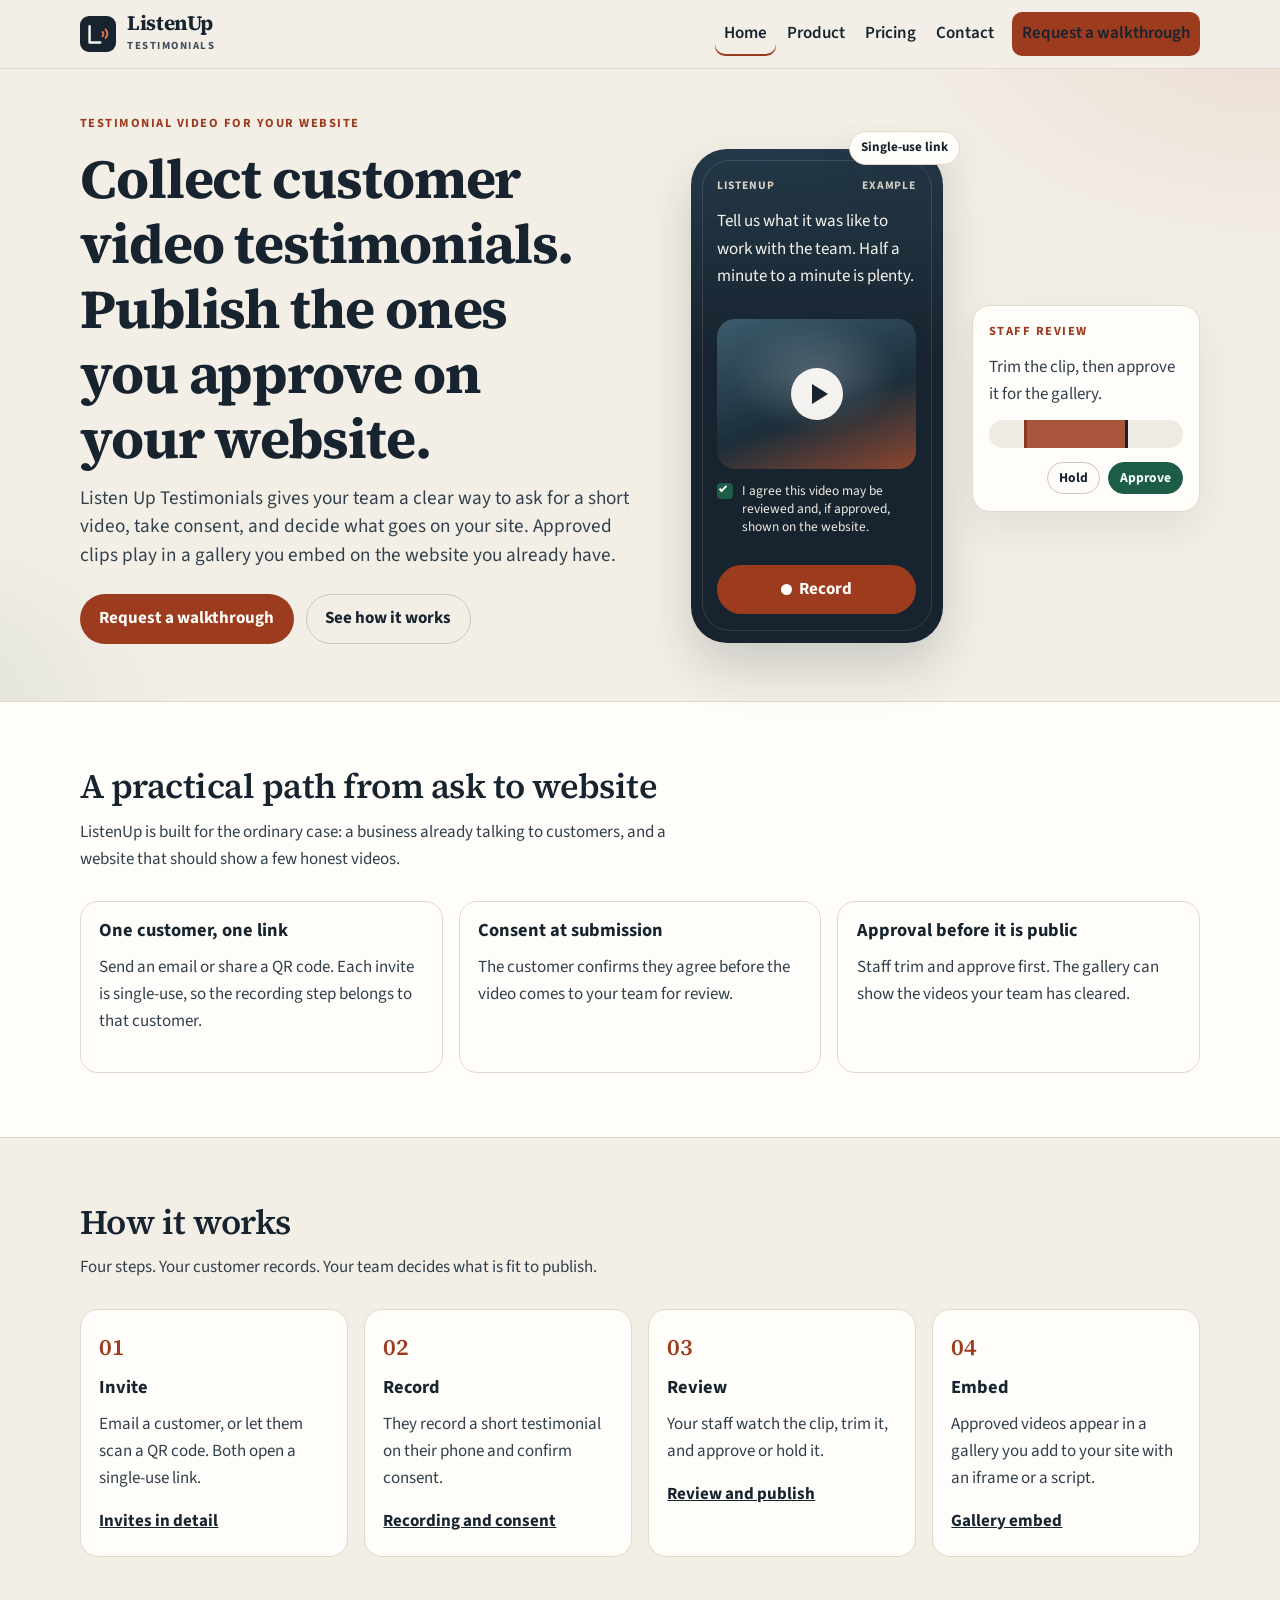
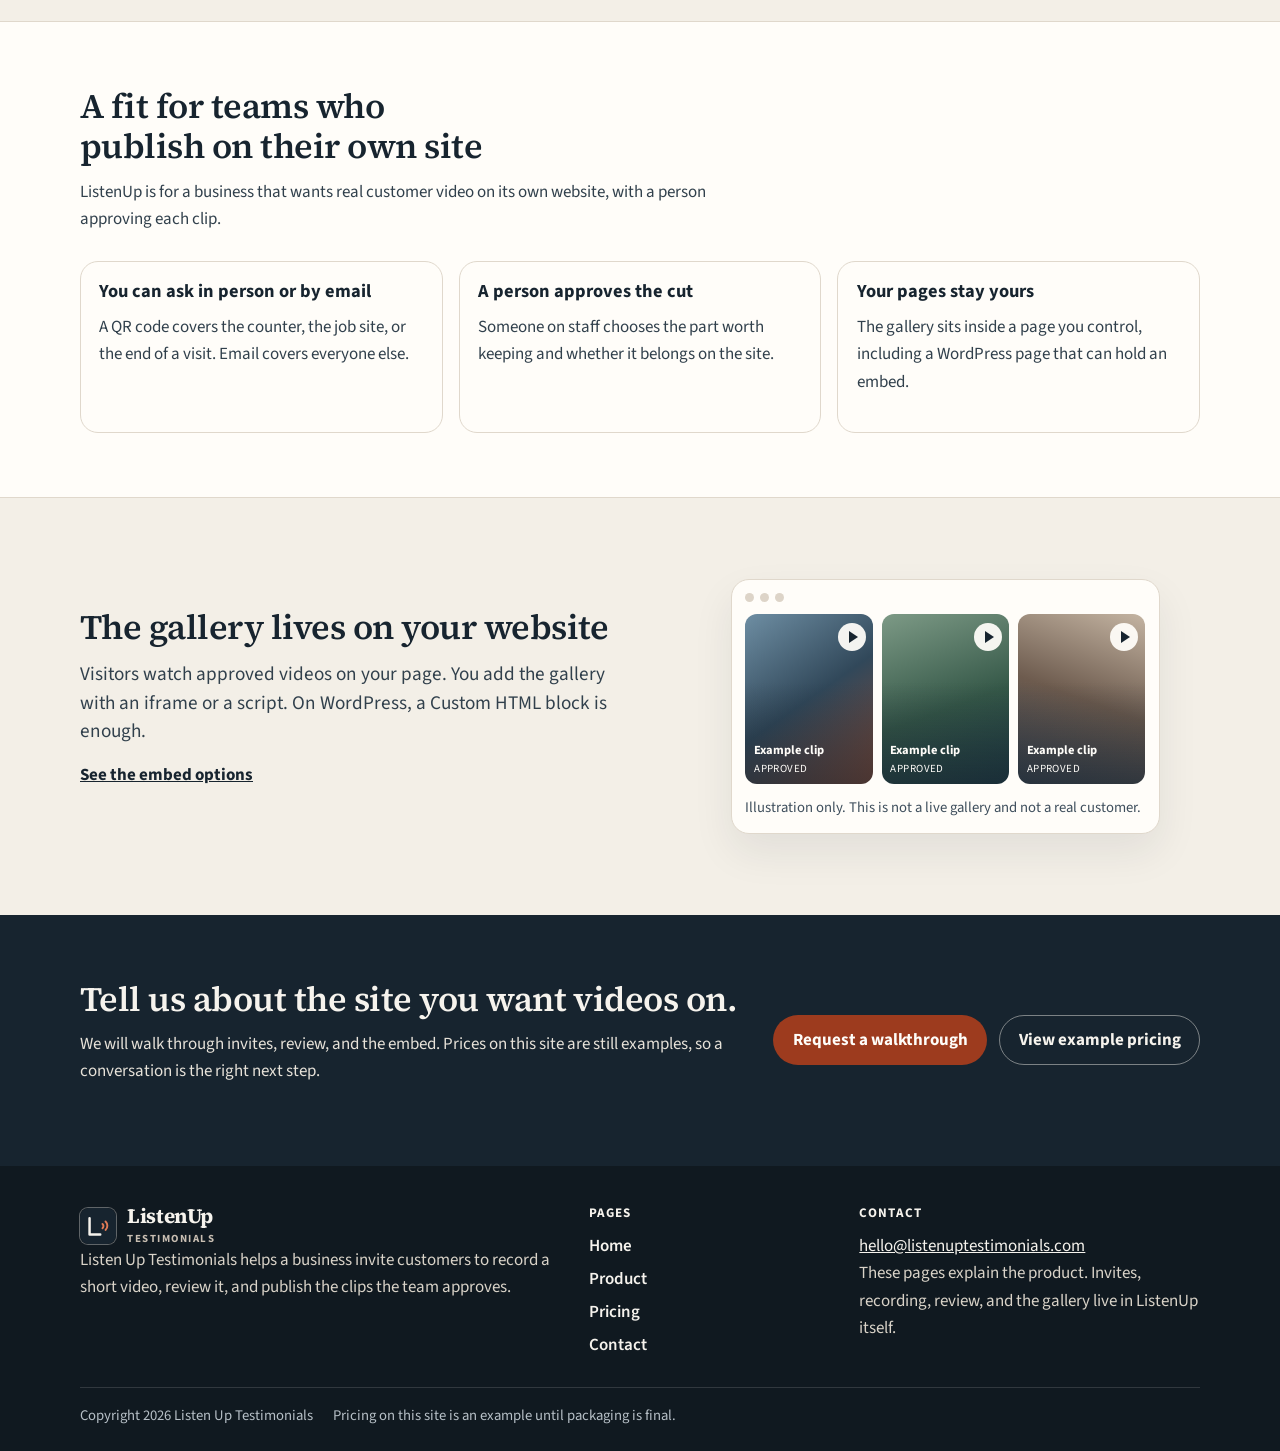
<file: index.html>
<!DOCTYPE html>
<html lang="en">
<head>
  <meta charset="utf-8">
  <meta name="viewport" content="width=device-width, initial-scale=1">
  <title>Listen Up Testimonials | Customer videos you approve</title>
  <meta name="description" content="Invite customers to record a short testimonial video with consent. Review and approve it, then show it in a gallery on your website.">
  <meta name="theme-color" content="#f3efe7">
  <link rel="icon" href="assets/mark.svg" type="image/svg+xml">
  <link rel="stylesheet" href="css/styles.css">
</head>
<body>
  <a class="skip" href="#main">Skip to content</a>
  <header class="site-header">
    <div class="wrap header-bar">
      <a class="brand" href="index.html">
        <img src="assets/mark.svg" alt="" width="36" height="36">
        <span class="brand-text">
          <span class="brand-name">ListenUp</span>
          <span class="brand-sub">Testimonials</span>
        </span>
      </a>
      <button class="nav-toggle" type="button" aria-expanded="false" aria-controls="site-nav">
        <span class="nav-toggle-bars" aria-hidden="true"><span></span><span></span><span></span></span>
        <span class="nav-toggle-label">Menu</span>
      </button>
      <nav id="site-nav" class="site-nav" aria-label="Primary">
        <a href="index.html" aria-current="page">Home</a>
        <a href="product.html">Product</a>
        <a href="pricing.html">Pricing</a>
        <a href="contact.html">Contact</a>
        <a class="button" href="contact.html">Request a walkthrough</a>
      </nav>
    </div>
  </header>

  <main id="main">
    <section class="hero">
      <div class="wrap hero-grid">
        <div>
          <p class="eyebrow">Testimonial video for your website</p>
          <h1>Collect customer video testimonials. Publish the ones you approve on your website.</h1>
          <p class="lead">Listen Up Testimonials gives your team a clear way to ask for a short video, take consent, and decide what goes on your site. Approved clips play in a gallery you embed on the website you already have.</p>
          <div class="actions">
            <a class="button" href="contact.html">Request a walkthrough</a>
            <a class="button button-ghost" href="#how-it-works">See how it works</a>
          </div>
        </div>
        <div class="stage" aria-hidden="true">
          <p class="chip">Single-use link</p>
          <div class="phone">
            <div class="phone-inner">
              <div class="phone-top">
                <span>ListenUp</span>
                <span>Example</span>
              </div>
              <p>Tell us what it was like to work with the team. Half a minute to a minute is plenty.</p>
              <div class="viewfinder"><span class="play"></span></div>
              <p class="consent-line"><span class="check"></span><span>I agree this video may be reviewed and, if approved, shown on the website.</span></p>
              <div class="record-pill"><i></i> Record</div>
            </div>
          </div>
          <div class="review-card">
            <p class="eyebrow">Staff review</p>
            <p>Trim the clip, then approve it for the gallery.</p>
            <div class="trim"><span></span></div>
            <div class="review-actions">
              <span class="mini">Hold</span>
              <span class="mini mini-solid">Approve</span>
            </div>
          </div>
        </div>
      </div>
    </section>

    <section class="band band-alt" aria-labelledby="value-heading">
      <div class="wrap">
        <div class="section-intro">
          <h2 id="value-heading">A practical path from ask to website</h2>
          <p>ListenUp is built for the ordinary case: a business already talking to customers, and a website that should show a few honest videos.</p>
        </div>
        <ul class="value-grid">
          <li class="value-card">
            <h3>One customer, one link</h3>
            <p>Send an email or share a QR code. Each invite is single-use, so the recording step belongs to that customer.</p>
          </li>
          <li class="value-card">
            <h3>Consent at submission</h3>
            <p>The customer confirms they agree before the video comes to your team for review.</p>
          </li>
          <li class="value-card">
            <h3>Approval before it is public</h3>
            <p>Staff trim and approve first. The gallery can show the videos your team has cleared.</p>
          </li>
        </ul>
      </div>
    </section>

    <section class="band" id="how-it-works" aria-labelledby="how-heading">
      <div class="wrap">
        <div class="section-intro">
          <h2 id="how-heading">How it works</h2>
          <p>Four steps. Your customer records. Your team decides what is fit to publish.</p>
        </div>
        <ol class="steps">
          <li class="step">
            <h3>Invite</h3>
            <p>Email a customer, or let them scan a QR code. Both open a single-use link.</p>
            <a class="text-link" href="product.html#invites">Invites in detail</a>
          </li>
          <li class="step">
            <h3>Record</h3>
            <p>They record a short testimonial on their phone and confirm consent.</p>
            <a class="text-link" href="product.html#recording">Recording and consent</a>
          </li>
          <li class="step">
            <h3>Review</h3>
            <p>Your staff watch the clip, trim it, and approve or hold it.</p>
            <a class="text-link" href="product.html#review">Review and publish</a>
          </li>
          <li class="step">
            <h3>Embed</h3>
            <p>Approved videos appear in a gallery you add to your site with an iframe or a script.</p>
            <a class="text-link" href="product.html#gallery">Gallery embed</a>
          </li>
        </ol>
      </div>
    </section>

    <section class="band band-alt" aria-labelledby="fit-heading">
      <div class="wrap">
        <div class="section-intro">
          <h2 id="fit-heading">A fit for teams who publish on their own site</h2>
          <p>ListenUp is for a business that wants real customer video on its own website, with a person approving each clip.</p>
        </div>
        <ul class="card-grid">
          <li class="value-card">
            <h3>You can ask in person or by email</h3>
            <p>A QR code covers the counter, the job site, or the end of a visit. Email covers everyone else.</p>
          </li>
          <li class="value-card">
            <h3>A person approves the cut</h3>
            <p>Someone on staff chooses the part worth keeping and whether it belongs on the site.</p>
          </li>
          <li class="value-card">
            <h3>Your pages stay yours</h3>
            <p>The gallery sits inside a page you control, including a WordPress page that can hold an embed.</p>
          </li>
        </ul>
      </div>
    </section>

    <section class="band" aria-labelledby="gallery-heading">
      <div class="wrap hero-grid">
        <div>
          <h2 id="gallery-heading">The gallery lives on your website</h2>
          <p class="lead">Visitors watch approved videos on your page. You add the gallery with an iframe or a script. On WordPress, a Custom HTML block is enough.</p>
          <p><a class="text-link" href="product.html#gallery">See the embed options</a></p>
        </div>
        <figure class="gallery-mock">
          <div class="browser-bar" aria-hidden="true"><span></span><span></span><span></span></div>
          <div class="tiles" aria-hidden="true">
            <div class="tile"><span class="play"></span><b>Example clip</b><small>Approved</small></div>
            <div class="tile"><span class="play"></span><b>Example clip</b><small>Approved</small></div>
            <div class="tile"><span class="play"></span><b>Example clip</b><small>Approved</small></div>
          </div>
          <figcaption class="caption">Illustration only. This is not a live gallery and not a real customer.</figcaption>
        </figure>
      </div>
    </section>

    <section class="band cta-band" aria-labelledby="cta-heading">
      <div class="wrap cta-inner">
        <div>
          <h2 id="cta-heading">Tell us about the site you want videos on.</h2>
          <p>We will walk through invites, review, and the embed. Prices on this site are still examples, so a conversation is the right next step.</p>
        </div>
        <div class="actions">
          <a class="button" href="contact.html">Request a walkthrough</a>
          <a class="button button-light" href="pricing.html">View example pricing</a>
        </div>
      </div>
    </section>
  </main>

  <footer class="site-footer">
    <div class="wrap footer-grid">
      <div>
        <a class="brand" href="index.html">
          <img src="assets/mark.svg" alt="" width="36" height="36">
          <span class="brand-text">
            <span class="brand-name">ListenUp</span>
            <span class="brand-sub">Testimonials</span>
          </span>
        </a>
        <p>Listen Up Testimonials helps a business invite customers to record a short video, review it, and publish the clips the team approves.</p>
      </div>
      <div>
        <h2>Pages</h2>
        <div class="footer-links">
          <a href="index.html">Home</a>
          <a href="product.html">Product</a>
          <a href="pricing.html">Pricing</a>
          <a href="contact.html">Contact</a>
        </div>
      </div>
      <div>
        <h2>Contact</h2>
        <address><a href="mailto:hello@listenuptestimonials.com">hello@listenuptestimonials.com</a></address>
        <p>These pages explain the product. Invites, recording, review, and the gallery live in ListenUp itself.</p>
      </div>
    </div>
    <div class="wrap footer-base">
      <p>Copyright 2026 Listen Up Testimonials</p>
      <p>Pricing on this site is an example until packaging is final.</p>
    </div>
  </footer>
  <script src="js/site.js" defer></script>
</body>
</html>
</file>
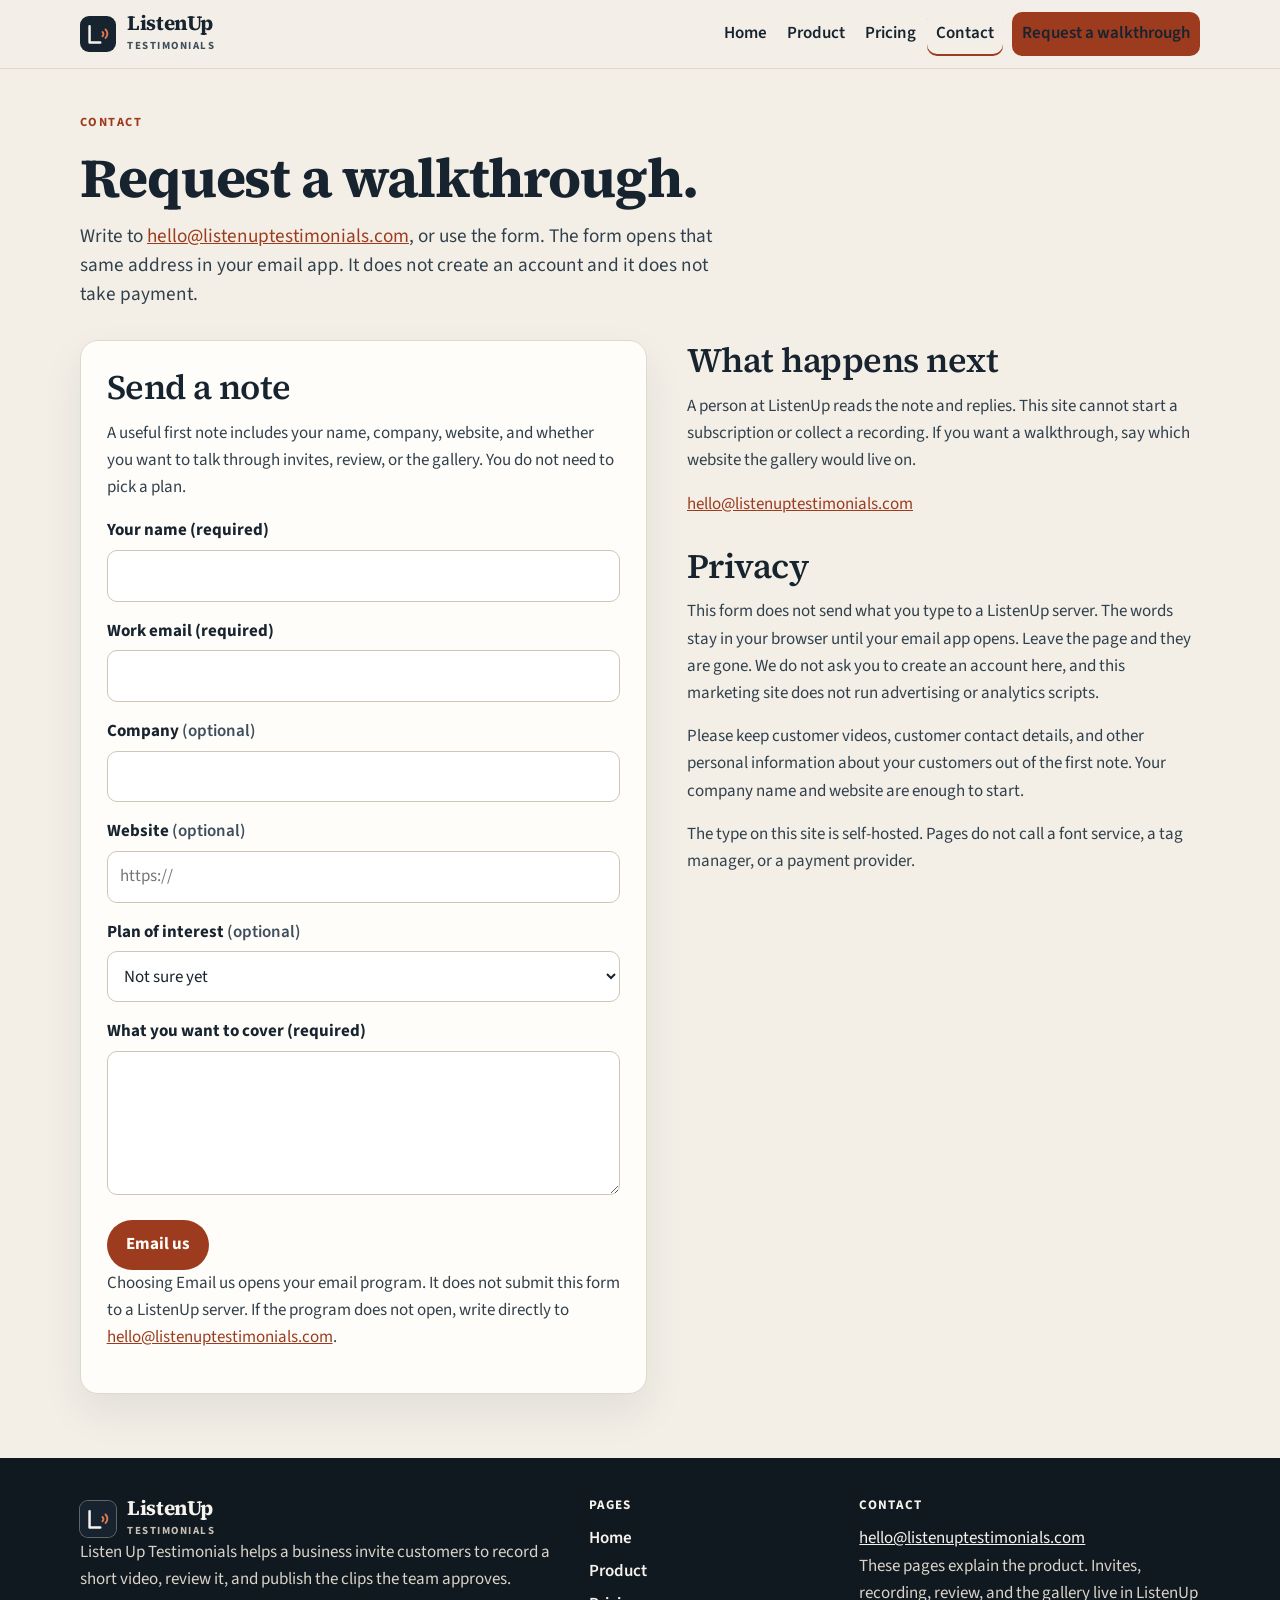
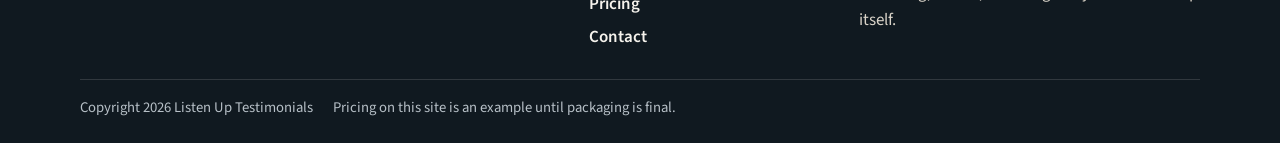
<file: contact.html>
<!DOCTYPE html>
<html lang="en">
<head>
  <meta charset="utf-8">
  <meta name="viewport" content="width=device-width, initial-scale=1">
  <title>Contact | Listen Up Testimonials</title>
  <meta name="description" content="Request a ListenUp walkthrough. The form opens your email app and does not store what you type.">
  <meta name="theme-color" content="#f3efe7">
  <link rel="icon" href="assets/mark.svg" type="image/svg+xml">
  <link rel="stylesheet" href="css/styles.css">
</head>
<body>
  <a class="skip" href="#main">Skip to content</a>
  <header class="site-header">
    <div class="wrap header-bar">
      <a class="brand" href="index.html">
        <img src="assets/mark.svg" alt="" width="36" height="36">
        <span class="brand-text">
          <span class="brand-name">ListenUp</span>
          <span class="brand-sub">Testimonials</span>
        </span>
      </a>
      <button class="nav-toggle" type="button" aria-expanded="false" aria-controls="site-nav">
        <span class="nav-toggle-bars" aria-hidden="true"><span></span><span></span><span></span></span>
        <span class="nav-toggle-label">Menu</span>
      </button>
      <nav id="site-nav" class="site-nav" aria-label="Primary">
        <a href="index.html">Home</a>
        <a href="product.html">Product</a>
        <a href="pricing.html">Pricing</a>
        <a href="contact.html" aria-current="page">Contact</a>
        <a class="button" href="contact.html">Request a walkthrough</a>
      </nav>
    </div>
  </header>

  <main id="main">
    <section class="page-intro">
      <div class="wrap">
        <p class="eyebrow">Contact</p>
        <h1>Request a walkthrough.</h1>
        <p class="lead">Write to <a href="mailto:hello@listenuptestimonials.com">hello@listenuptestimonials.com</a>, or use the form. The form opens that same address in your email app. It does not create an account and it does not take payment.</p>
      </div>
    </section>

    <div class="wrap contact-grid">
      <form
        id="contact-form"
        class="form-card"
        action="mailto:hello@listenuptestimonials.com"
        method="post"
        enctype="text/plain"
        aria-labelledby="contact-heading"
      >
        <h2 id="contact-heading">Send a note</h2>
        <p>A useful first note includes your name, company, website, and whether you want to talk through invites, review, or the gallery. You do not need to pick a plan.</p>
        <p id="plan-note" class="plan-note" hidden></p>

        <div class="field">
          <label for="name">Your name (required)</label>
          <input id="name" name="name" type="text" autocomplete="name" maxlength="80" required>
        </div>
        <div class="field">
          <label for="email">Work email (required)</label>
          <input id="email" name="email" type="email" autocomplete="email" maxlength="120" required>
        </div>
        <div class="field">
          <label for="company">Company <span class="optional">(optional)</span></label>
          <input id="company" name="company" type="text" autocomplete="organization" maxlength="120">
        </div>
        <div class="field">
          <label for="website">Website <span class="optional">(optional)</span></label>
          <input id="website" name="website" type="text" autocomplete="url" maxlength="200" placeholder="https://">
        </div>
        <div class="field">
          <label for="plan">Plan of interest <span class="optional">(optional)</span></label>
          <select id="plan" name="plan">
            <option>Not sure yet</option>
            <option>Starter</option>
            <option>Growth</option>
            <option>Business</option>
          </select>
        </div>
        <div class="field">
          <label for="message">What you want to cover (required)</label>
          <textarea id="message" name="message" maxlength="1500" required></textarea>
        </div>
        <button class="button" type="submit">Email us</button>
        <p class="form-help">Choosing Email us opens your email program. It does not submit this form to a ListenUp server. If the program does not open, write directly to <a href="mailto:hello@listenuptestimonials.com">hello@listenuptestimonials.com</a>.</p>
        <noscript>
          <p>Without JavaScript, your browser will try to open the same email address from this form. You can also write to hello@listenuptestimonials.com yourself.</p>
        </noscript>
        <p id="form-status" class="form-status" role="status" aria-live="polite"></p>
      </form>

      <aside>
        <div class="aside-block">
          <h2>What happens next</h2>
          <p>A person at ListenUp reads the note and replies. This site cannot start a subscription or collect a recording. If you want a walkthrough, say which website the gallery would live on.</p>
          <address>
            <a href="mailto:hello@listenuptestimonials.com">hello@listenuptestimonials.com</a>
          </address>
        </div>
        <div class="aside-block">
          <h2>Privacy</h2>
          <p>This form does not send what you type to a ListenUp server. The words stay in your browser until your email app opens. Leave the page and they are gone. We do not ask you to create an account here, and this marketing site does not run advertising or analytics scripts.</p>
          <p>Please keep customer videos, customer contact details, and other personal information about your customers out of the first note. Your company name and website are enough to start.</p>
          <p>The type on this site is self-hosted. Pages do not call a font service, a tag manager, or a payment provider.</p>
        </div>
      </aside>
    </div>
  </main>

  <footer class="site-footer">
    <div class="wrap footer-grid">
      <div>
        <a class="brand" href="index.html">
          <img src="assets/mark.svg" alt="" width="36" height="36">
          <span class="brand-text">
            <span class="brand-name">ListenUp</span>
            <span class="brand-sub">Testimonials</span>
          </span>
        </a>
        <p>Listen Up Testimonials helps a business invite customers to record a short video, review it, and publish the clips the team approves.</p>
      </div>
      <div>
        <h2>Pages</h2>
        <div class="footer-links">
          <a href="index.html">Home</a>
          <a href="product.html">Product</a>
          <a href="pricing.html">Pricing</a>
          <a href="contact.html">Contact</a>
        </div>
      </div>
      <div>
        <h2>Contact</h2>
        <address><a href="mailto:hello@listenuptestimonials.com">hello@listenuptestimonials.com</a></address>
        <p>These pages explain the product. Invites, recording, review, and the gallery live in ListenUp itself.</p>
      </div>
    </div>
    <div class="wrap footer-base">
      <p>Copyright 2026 Listen Up Testimonials</p>
      <p>Pricing on this site is an example until packaging is final.</p>
    </div>
  </footer>
  <script src="js/site.js" defer></script>
</body>
</html>
</file>
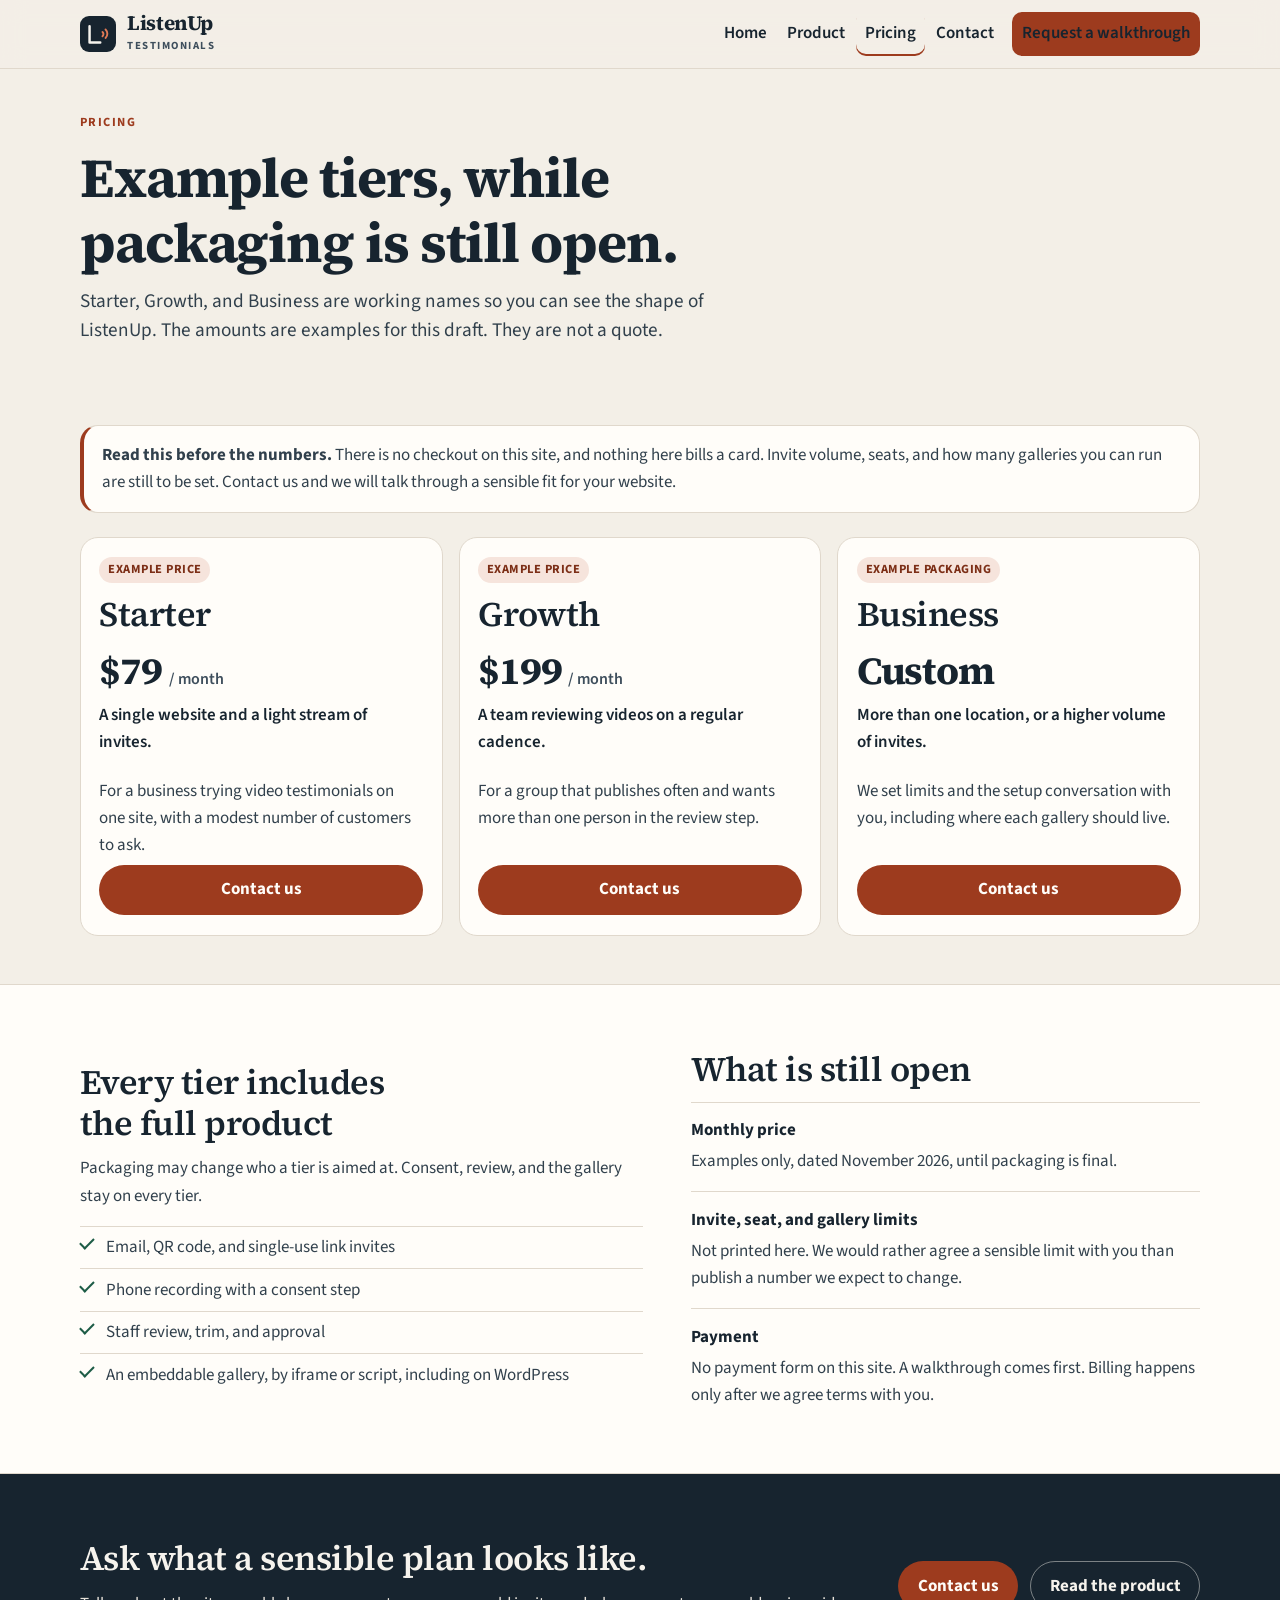
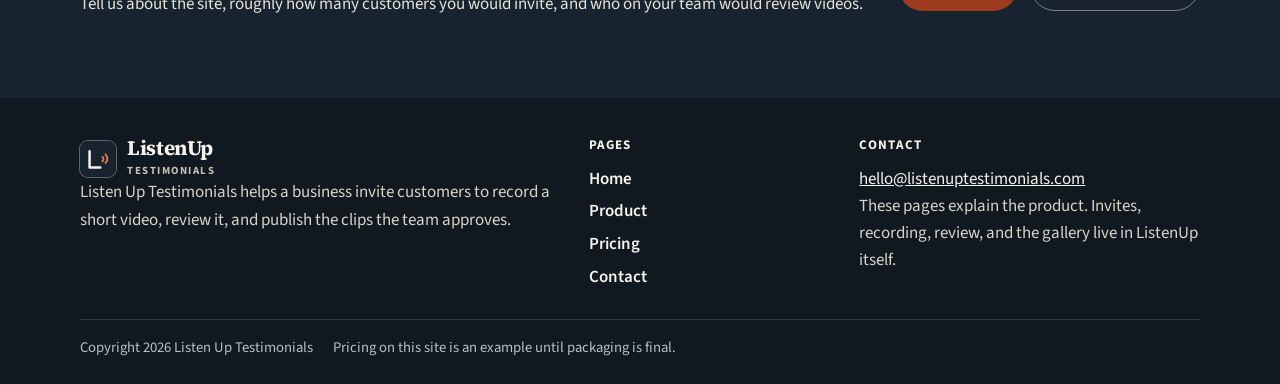
<file: pricing.html>
<!DOCTYPE html>
<html lang="en">
<head>
  <meta charset="utf-8">
  <meta name="viewport" content="width=device-width, initial-scale=1">
  <title>Pricing | Listen Up Testimonials</title>
  <meta name="description" content="Placeholder Starter, Growth, and Business tiers for ListenUp Testimonials. Contact us. Prices are not final and this site has no checkout.">
  <meta name="theme-color" content="#f3efe7">
  <link rel="icon" href="assets/mark.svg" type="image/svg+xml">
  <link rel="stylesheet" href="css/styles.css">
</head>
<body>
  <a class="skip" href="#main">Skip to content</a>
  <header class="site-header">
    <div class="wrap header-bar">
      <a class="brand" href="index.html">
        <img src="assets/mark.svg" alt="" width="36" height="36">
        <span class="brand-text">
          <span class="brand-name">ListenUp</span>
          <span class="brand-sub">Testimonials</span>
        </span>
      </a>
      <button class="nav-toggle" type="button" aria-expanded="false" aria-controls="site-nav">
        <span class="nav-toggle-bars" aria-hidden="true"><span></span><span></span><span></span></span>
        <span class="nav-toggle-label">Menu</span>
      </button>
      <nav id="site-nav" class="site-nav" aria-label="Primary">
        <a href="index.html">Home</a>
        <a href="product.html">Product</a>
        <a href="pricing.html" aria-current="page">Pricing</a>
        <a href="contact.html">Contact</a>
        <a class="button" href="contact.html">Request a walkthrough</a>
      </nav>
    </div>
  </header>

  <main id="main">
    <section class="page-intro">
      <div class="wrap">
        <p class="eyebrow">Pricing</p>
        <h1>Example tiers, while packaging is still open.</h1>
        <p class="lead">Starter, Growth, and Business are working names so you can see the shape of ListenUp. The amounts are examples for this draft. They are not a quote.</p>
      </div>
    </section>

    <section class="band-tight" aria-labelledby="tiers-heading">
      <div class="wrap">
        <div class="note">
          <p><strong>Read this before the numbers.</strong> There is no checkout on this site, and nothing here bills a card. Invite volume, seats, and how many galleries you can run are still to be set. Contact us and we will talk through a sensible fit for your website.</p>
        </div>
        <h2 id="tiers-heading" class="sr-only">Example tiers</h2>
        <div class="price-grid price-grid-spaced">
          <article class="price-card">
            <p class="flag">Example price</p>
            <h2>Starter</h2>
            <p class="price">$79 <span>/ month</span></p>
            <p class="suited">A single website and a light stream of invites.</p>
            <p>For a business trying video testimonials on one site, with a modest number of customers to ask.</p>
            <a class="button" href="contact.html?plan=starter">Contact us<span class="sr-only"> about Starter</span></a>
          </article>
          <article class="price-card">
            <p class="flag">Example price</p>
            <h2>Growth</h2>
            <p class="price">$199 <span>/ month</span></p>
            <p class="suited">A team reviewing videos on a regular cadence.</p>
            <p>For a group that publishes often and wants more than one person in the review step.</p>
            <a class="button" href="contact.html?plan=growth">Contact us<span class="sr-only"> about Growth</span></a>
          </article>
          <article class="price-card">
            <p class="flag">Example packaging</p>
            <h2>Business</h2>
            <p class="price">Custom</p>
            <p class="suited">More than one location, or a higher volume of invites.</p>
            <p>We set limits and the setup conversation with you, including where each gallery should live.</p>
            <a class="button" href="contact.html?plan=business">Contact us<span class="sr-only"> about Business</span></a>
          </article>
        </div>
      </div>
    </section>

    <section class="band band-alt" aria-labelledby="included-heading">
      <div class="wrap hero-grid">
        <div>
          <h2 id="included-heading">Every tier includes the full product</h2>
          <p>Packaging may change who a tier is aimed at. Consent, review, and the gallery stay on every tier.</p>
          <ul class="checklist">
            <li>Email, QR code, and single-use link invites</li>
            <li>Phone recording with a consent step</li>
            <li>Staff review, trim, and approval</li>
            <li>An embeddable gallery, by iframe or script, including on WordPress</li>
          </ul>
        </div>
        <div>
          <h2>What is still open</h2>
          <dl class="facts">
            <div>
              <dt>Monthly price</dt>
              <dd>Examples only, dated November 2026, until packaging is final.</dd>
            </div>
            <div>
              <dt>Invite, seat, and gallery limits</dt>
              <dd>Not printed here. We would rather agree a sensible limit with you than publish a number we expect to change.</dd>
            </div>
            <div>
              <dt>Payment</dt>
              <dd>No payment form on this site. A walkthrough comes first. Billing happens only after we agree terms with you.</dd>
            </div>
          </dl>
        </div>
      </div>
    </section>

    <section class="band cta-band" aria-labelledby="pricing-cta">
      <div class="wrap cta-inner">
        <div>
          <h2 id="pricing-cta">Ask what a sensible plan looks like.</h2>
          <p>Tell us about the site, roughly how many customers you would invite, and who on your team would review videos.</p>
        </div>
        <div class="actions">
          <a class="button" href="contact.html">Contact us</a>
          <a class="button button-light" href="product.html">Read the product</a>
        </div>
      </div>
    </section>
  </main>

  <footer class="site-footer">
    <div class="wrap footer-grid">
      <div>
        <a class="brand" href="index.html">
          <img src="assets/mark.svg" alt="" width="36" height="36">
          <span class="brand-text">
            <span class="brand-name">ListenUp</span>
            <span class="brand-sub">Testimonials</span>
          </span>
        </a>
        <p>Listen Up Testimonials helps a business invite customers to record a short video, review it, and publish the clips the team approves.</p>
      </div>
      <div>
        <h2>Pages</h2>
        <div class="footer-links">
          <a href="index.html">Home</a>
          <a href="product.html">Product</a>
          <a href="pricing.html">Pricing</a>
          <a href="contact.html">Contact</a>
        </div>
      </div>
      <div>
        <h2>Contact</h2>
        <address><a href="mailto:hello@listenuptestimonials.com">hello@listenuptestimonials.com</a></address>
        <p>These pages explain the product. Invites, recording, review, and the gallery live in ListenUp itself.</p>
      </div>
    </div>
    <div class="wrap footer-base">
      <p>Copyright 2026 Listen Up Testimonials</p>
      <p>Pricing on this site is an example until packaging is final.</p>
    </div>
  </footer>
  <script src="js/site.js" defer></script>
</body>
</html>
</file>
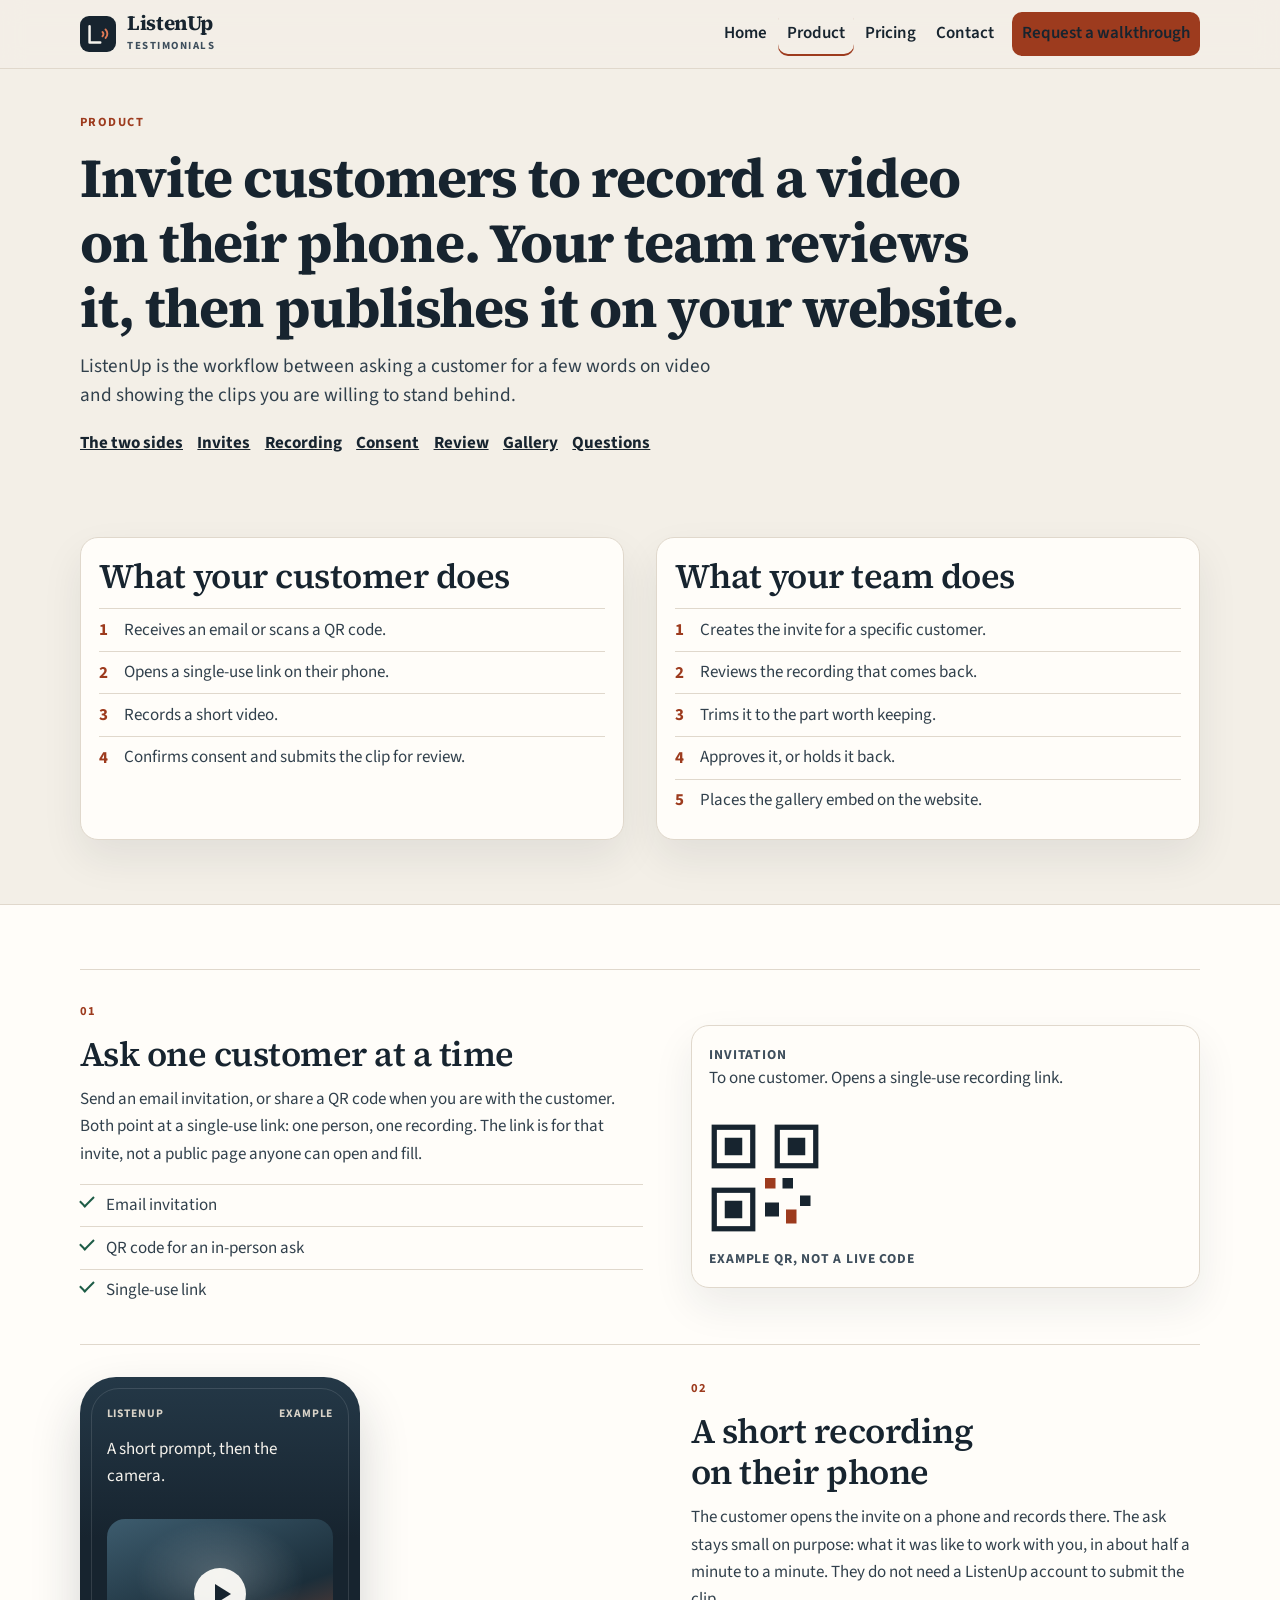
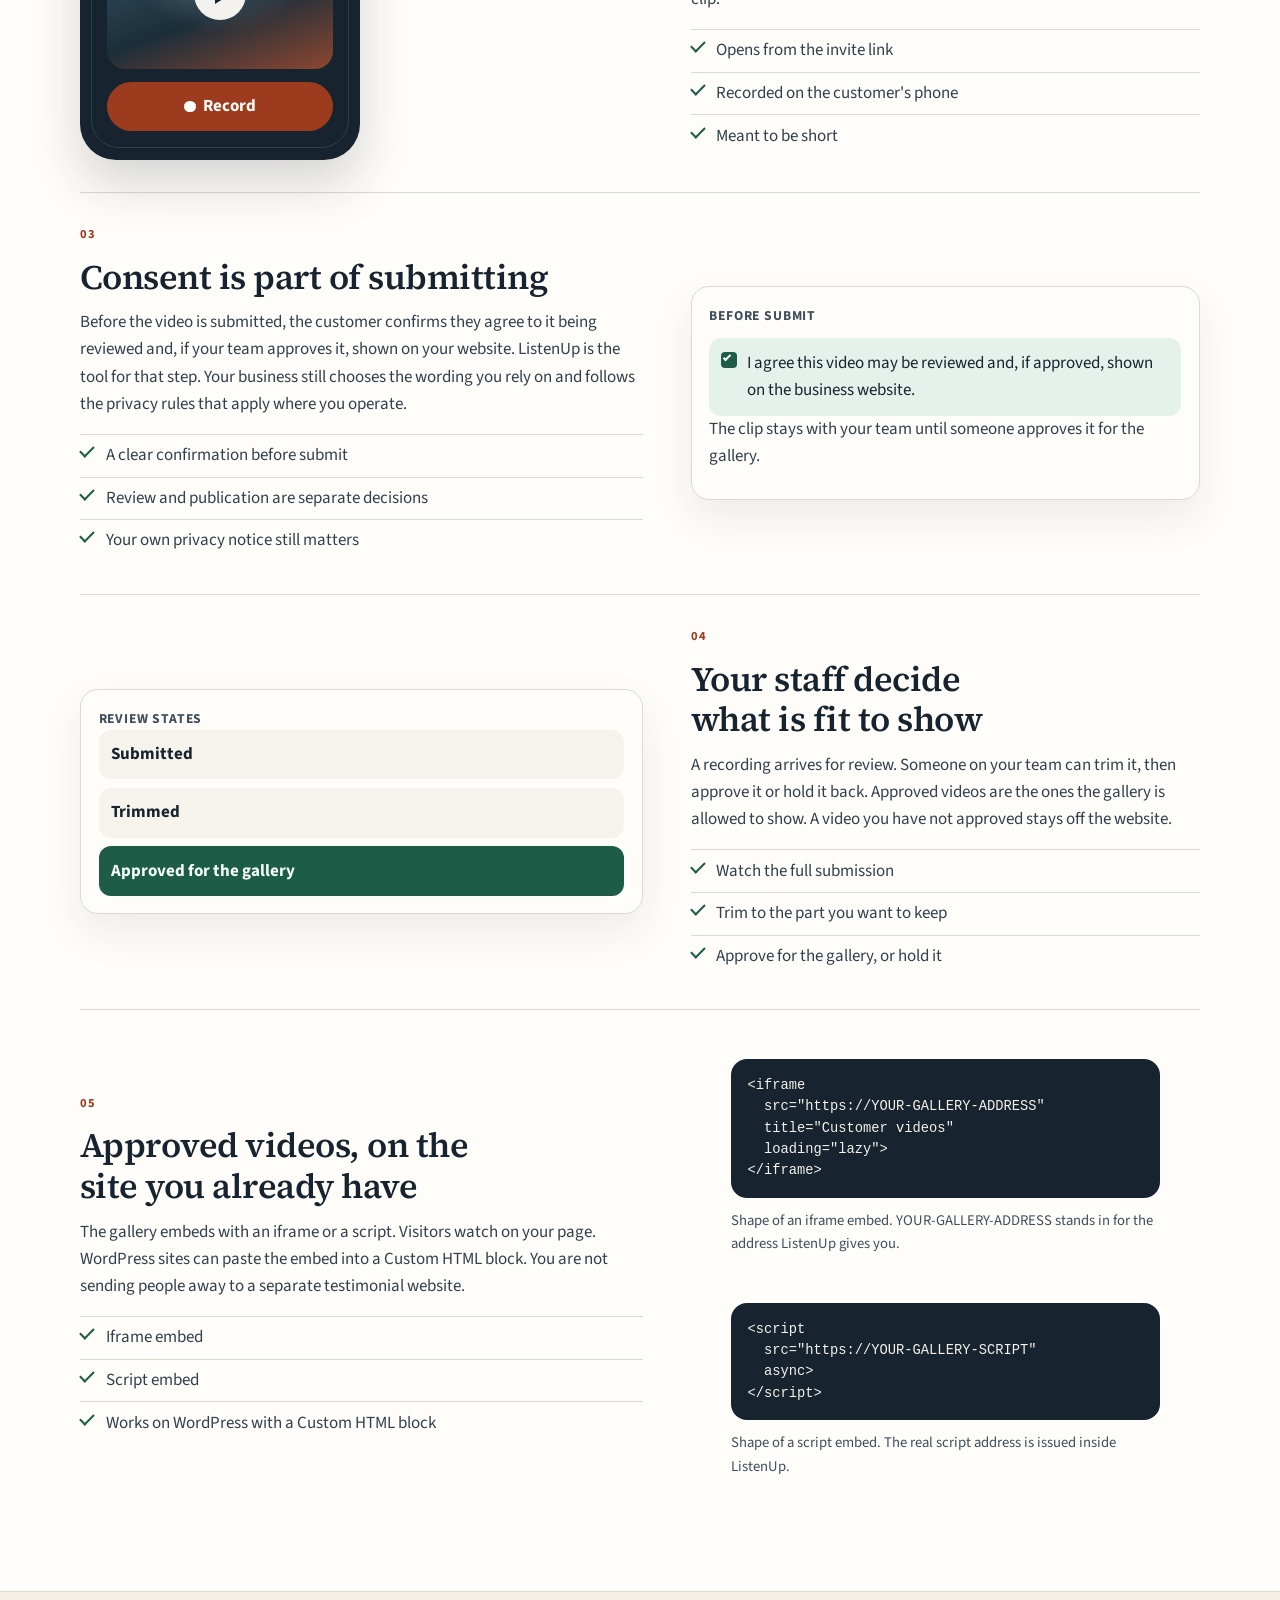
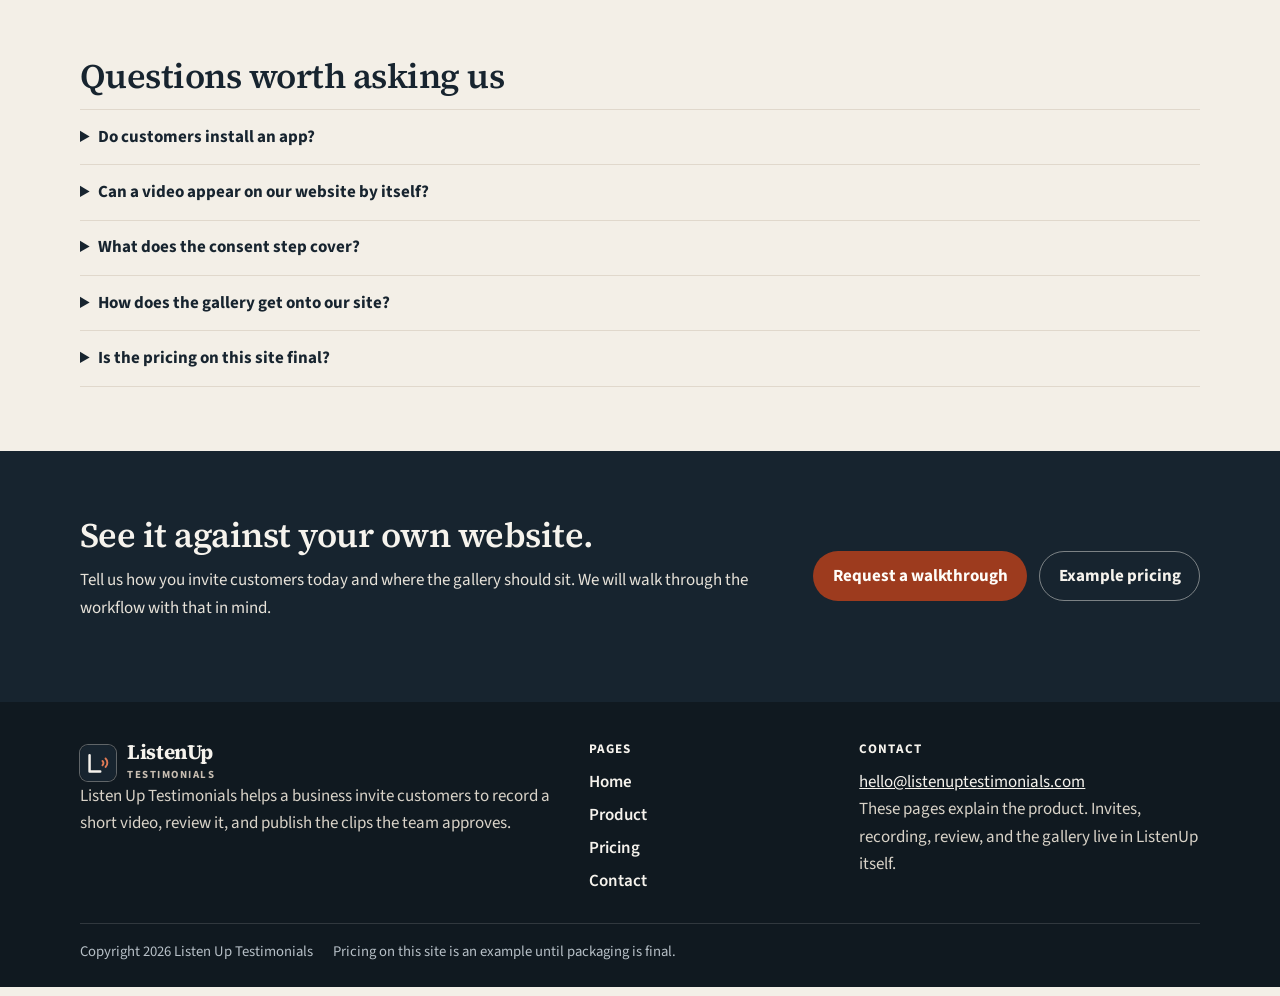
<file: product.html>
<!DOCTYPE html>
<html lang="en">
<head>
  <meta charset="utf-8">
  <meta name="viewport" content="width=device-width, initial-scale=1">
  <title>Product | Listen Up Testimonials</title>
  <meta name="description" content="How ListenUp handles invites, phone recording, consent, staff review, and an embeddable video gallery for your website.">
  <meta name="theme-color" content="#f3efe7">
  <link rel="icon" href="assets/mark.svg" type="image/svg+xml">
  <link rel="stylesheet" href="css/styles.css">
</head>
<body>
  <a class="skip" href="#main">Skip to content</a>
  <header class="site-header">
    <div class="wrap header-bar">
      <a class="brand" href="index.html">
        <img src="assets/mark.svg" alt="" width="36" height="36">
        <span class="brand-text">
          <span class="brand-name">ListenUp</span>
          <span class="brand-sub">Testimonials</span>
        </span>
      </a>
      <button class="nav-toggle" type="button" aria-expanded="false" aria-controls="site-nav">
        <span class="nav-toggle-bars" aria-hidden="true"><span></span><span></span><span></span></span>
        <span class="nav-toggle-label">Menu</span>
      </button>
      <nav id="site-nav" class="site-nav" aria-label="Primary">
        <a href="index.html">Home</a>
        <a href="product.html" aria-current="page">Product</a>
        <a href="pricing.html">Pricing</a>
        <a href="contact.html">Contact</a>
        <a class="button" href="contact.html">Request a walkthrough</a>
      </nav>
    </div>
  </header>

  <main id="main">
    <section class="page-intro">
      <div class="wrap">
        <p class="eyebrow">Product</p>
        <h1>Invite customers to record a video on their phone. Your team reviews it, then publishes it on your website.</h1>
        <p class="lead">ListenUp is the workflow between asking a customer for a few words on video and showing the clips you are willing to stand behind.</p>
        <nav class="on-page" aria-label="On this page">
          <a href="#paths">The two sides</a>
          <a href="#invites">Invites</a>
          <a href="#recording">Recording</a>
          <a href="#consent">Consent</a>
          <a href="#review">Review</a>
          <a href="#gallery">Gallery</a>
          <a href="#questions">Questions</a>
        </nav>
      </div>
    </section>

    <section class="band" id="paths" aria-labelledby="paths-heading">
      <div class="wrap">
        <h2 id="paths-heading" class="sr-only">The two sides of a testimonial</h2>
        <div class="split">
          <section class="panel">
            <h2>What your customer does</h2>
            <ol class="plain-list">
              <li>Receives an email or scans a QR code.</li>
              <li>Opens a single-use link on their phone.</li>
              <li>Records a short video.</li>
              <li>Confirms consent and submits the clip for review.</li>
            </ol>
          </section>
          <section class="panel">
            <h2>What your team does</h2>
            <ol class="plain-list">
              <li>Creates the invite for a specific customer.</li>
              <li>Reviews the recording that comes back.</li>
              <li>Trims it to the part worth keeping.</li>
              <li>Approves it, or holds it back.</li>
              <li>Places the gallery embed on the website.</li>
            </ol>
          </section>
        </div>
      </div>
    </section>

    <section class="band band-alt">
      <div class="wrap">
        <article class="feature" id="invites">
          <div class="feature-copy">
            <p class="eyebrow">01</p>
            <h2>Ask one customer at a time</h2>
            <p>Send an email invitation, or share a QR code when you are with the customer. Both point at a single-use link: one person, one recording. The link is for that invite, not a public page anyone can open and fill.</p>
            <ul class="checklist">
              <li>Email invitation</li>
              <li>QR code for an in-person ask</li>
              <li>Single-use link</li>
            </ul>
          </div>
          <div class="panel invite-card" aria-hidden="true">
            <div>
              <p class="invite-label">Invitation</p>
              <p>To one customer. Opens a single-use recording link.</p>
            </div>
            <svg class="qr" viewBox="0 0 64 64" fill="none">
              <rect x="3" y="3" width="22" height="22" stroke="#17242f" stroke-width="3"/>
              <rect x="9" y="9" width="10" height="10" fill="#17242f"/>
              <rect x="39" y="3" width="22" height="22" stroke="#17242f" stroke-width="3"/>
              <rect x="45" y="9" width="10" height="10" fill="#17242f"/>
              <rect x="3" y="39" width="22" height="22" stroke="#17242f" stroke-width="3"/>
              <rect x="9" y="45" width="10" height="10" fill="#17242f"/>
              <rect x="32" y="32" width="6" height="6" fill="#9d3b1e"/>
              <rect x="42" y="32" width="6" height="6" fill="#17242f"/>
              <rect x="52" y="42" width="6" height="6" fill="#17242f"/>
              <rect x="32" y="46" width="8" height="8" fill="#17242f"/>
              <rect x="44" y="50" width="6" height="8" fill="#9d3b1e"/>
            </svg>
            <p class="invite-label">Example QR, not a live code</p>
          </div>
        </article>

        <article class="feature feature-flip" id="recording">
          <div class="feature-copy">
            <p class="eyebrow">02</p>
            <h2>A short recording on their phone</h2>
            <p>The customer opens the invite on a phone and records there. The ask stays small on purpose: what it was like to work with you, in about half a minute to a minute. They do not need a ListenUp account to submit the clip.</p>
            <ul class="checklist">
              <li>Opens from the invite link</li>
              <li>Recorded on the customer's phone</li>
              <li>Meant to be short</li>
            </ul>
          </div>
          <div class="phone phone-compact" aria-hidden="true">
            <div class="phone-inner">
              <div class="phone-top"><span>ListenUp</span><span>Example</span></div>
              <p>A short prompt, then the camera.</p>
              <div class="viewfinder"><span class="play"></span></div>
              <div class="record-pill"><i></i> Record</div>
            </div>
          </div>
        </article>

        <article class="feature" id="consent">
          <div class="feature-copy">
            <p class="eyebrow">03</p>
            <h2>Consent is part of submitting</h2>
            <p>Before the video is submitted, the customer confirms they agree to it being reviewed and, if your team approves it, shown on your website. ListenUp is the tool for that step. Your business still chooses the wording you rely on and follows the privacy rules that apply where you operate.</p>
            <ul class="checklist">
              <li>A clear confirmation before submit</li>
              <li>Review and publication are separate decisions</li>
              <li>Your own privacy notice still matters</li>
            </ul>
          </div>
          <div class="panel consent-card" aria-hidden="true">
            <p class="invite-label">Before submit</p>
            <p class="agreed"><span class="check"></span><span>I agree this video may be reviewed and, if approved, shown on the business website.</span></p>
            <p>The clip stays with your team until someone approves it for the gallery.</p>
          </div>
        </article>

        <article class="feature feature-flip" id="review">
          <div class="feature-copy">
            <p class="eyebrow">04</p>
            <h2>Your staff decide what is fit to show</h2>
            <p>A recording arrives for review. Someone on your team can trim it, then approve it or hold it back. Approved videos are the ones the gallery is allowed to show. A video you have not approved stays off the website.</p>
            <ul class="checklist">
              <li>Watch the full submission</li>
              <li>Trim to the part you want to keep</li>
              <li>Approve for the gallery, or hold it</li>
            </ul>
          </div>
          <div class="panel" aria-hidden="true">
            <p class="invite-label">Review states</p>
            <ul class="state-list">
              <li>Submitted</li>
              <li>Trimmed</li>
              <li class="is-approved">Approved for the gallery</li>
            </ul>
          </div>
        </article>

        <article class="feature" id="gallery">
          <div class="feature-copy">
            <p class="eyebrow">05</p>
            <h2>Approved videos, on the site you already have</h2>
            <p>The gallery embeds with an iframe or a script. Visitors watch on your page. WordPress sites can paste the embed into a Custom HTML block. You are not sending people away to a separate testimonial website.</p>
            <ul class="checklist">
              <li>Iframe embed</li>
              <li>Script embed</li>
              <li>Works on WordPress with a Custom HTML block</li>
            </ul>
          </div>
          <div class="samples">
            <figure>
              <pre class="code-sample"><code>&lt;iframe
  src="https://YOUR-GALLERY-ADDRESS"
  title="Customer videos"
  loading="lazy"&gt;
&lt;/iframe&gt;</code></pre>
              <figcaption class="caption">Shape of an iframe embed. YOUR-GALLERY-ADDRESS stands in for the address ListenUp gives you.</figcaption>
            </figure>
            <figure>
              <pre class="code-sample"><code>&lt;script
  src="https://YOUR-GALLERY-SCRIPT"
  async&gt;
&lt;/script&gt;</code></pre>
              <figcaption class="caption">Shape of a script embed. The real script address is issued inside ListenUp.</figcaption>
            </figure>
          </div>
        </article>
      </div>
    </section>

    <section class="band" id="questions" aria-labelledby="questions-heading">
      <div class="wrap wrap-narrow">
        <h2 id="questions-heading">Questions worth asking us</h2>
        <details>
          <summary>Do customers install an app?</summary>
          <p>They open the invite link on their phone and record from there. The recording step is part of that link. They do not create a ListenUp account.</p>
        </details>
        <details>
          <summary>Can a video appear on our website by itself?</summary>
          <p>Someone on your team approves it first. The gallery shows approved videos. A clip you have not approved stays out of the gallery.</p>
        </details>
        <details>
          <summary>What does the consent step cover?</summary>
          <p>It asks the customer to confirm consent before submitting. It records that agreement as part of the workflow. It does not replace a privacy review for your business, your wording, or the rules in the places you operate.</p>
        </details>
        <details>
          <summary>How does the gallery get onto our site?</summary>
          <p>Copy an iframe or a script embed onto a page you control. On WordPress, use a Custom HTML block. We can walk through the placement with you.</p>
        </details>
        <details>
          <summary>Is the pricing on this site final?</summary>
          <p>No. Starter, Growth, and Business are working names, and the amounts are examples. <a href="pricing.html">Read the pricing note</a>, then <a href="contact.html">contact us</a> before you plan a budget around those figures.</p>
        </details>
      </div>
    </section>

    <section class="band cta-band" aria-labelledby="product-cta">
      <div class="wrap cta-inner">
        <div>
          <h2 id="product-cta">See it against your own website.</h2>
          <p>Tell us how you invite customers today and where the gallery should sit. We will walk through the workflow with that in mind.</p>
        </div>
        <div class="actions">
          <a class="button" href="contact.html">Request a walkthrough</a>
          <a class="button button-light" href="pricing.html">Example pricing</a>
        </div>
      </div>
    </section>
  </main>

  <footer class="site-footer">
    <div class="wrap footer-grid">
      <div>
        <a class="brand" href="index.html">
          <img src="assets/mark.svg" alt="" width="36" height="36">
          <span class="brand-text">
            <span class="brand-name">ListenUp</span>
            <span class="brand-sub">Testimonials</span>
          </span>
        </a>
        <p>Listen Up Testimonials helps a business invite customers to record a short video, review it, and publish the clips the team approves.</p>
      </div>
      <div>
        <h2>Pages</h2>
        <div class="footer-links">
          <a href="index.html">Home</a>
          <a href="product.html">Product</a>
          <a href="pricing.html">Pricing</a>
          <a href="contact.html">Contact</a>
        </div>
      </div>
      <div>
        <h2>Contact</h2>
        <address><a href="mailto:hello@listenuptestimonials.com">hello@listenuptestimonials.com</a></address>
        <p>These pages explain the product. Invites, recording, review, and the gallery live in ListenUp itself.</p>
      </div>
    </div>
    <div class="wrap footer-base">
      <p>Copyright 2026 Listen Up Testimonials</p>
      <p>Pricing on this site is an example until packaging is final.</p>
    </div>
  </footer>
  <script src="js/site.js" defer></script>
</body>
</html>
</file>
<file: css/styles.css>
/* ListenUp Testimonials marketing site. Shared by every page. */

@font-face {
  font-family: "Source Sans 3";
  font-style: normal;
  font-weight: 400;
  font-display: swap;
  src: url("../assets/fonts/source-sans-3-400.woff2") format("woff2");
}

@font-face {
  font-family: "Source Sans 3";
  font-style: italic;
  font-weight: 400;
  font-display: swap;
  src: url("../assets/fonts/source-sans-3-400-italic.woff2") format("woff2");
}

@font-face {
  font-family: "Source Sans 3";
  font-style: normal;
  font-weight: 600;
  font-display: swap;
  src: url("../assets/fonts/source-sans-3-600.woff2") format("woff2");
}

@font-face {
  font-family: "Source Sans 3";
  font-style: normal;
  font-weight: 700;
  font-display: swap;
  src: url("../assets/fonts/source-sans-3-700.woff2") format("woff2");
}

@font-face {
  font-family: "Source Serif 4";
  font-style: normal;
  font-weight: 600;
  font-display: swap;
  src: url("../assets/fonts/source-serif-4-600.woff2") format("woff2");
}

@font-face {
  font-family: "Source Serif 4";
  font-style: normal;
  font-weight: 700;
  font-display: swap;
  src: url("../assets/fonts/source-serif-4-700.woff2") format("woff2");
}

:root {
  --ink: #17242f;
  --ink-soft: #31404c;
  --muted: #3e4e5c;
  --paper: #f3efe7;
  --white: #fffdf9;
  --line: #e0d8cc;
  --line-strong: #cfc6b8;
  --accent: #9d3b1e;
  --accent-dark: #7c2e16;
  --sage: #1d5c46;
  --sage-soft: #e4f2eb;
  --focus: #0a4f9e;
  --shadow: 0 18px 40px rgba(23, 36, 47, 0.08);
  --serif: "Source Serif 4", "Iowan Old Style", Palatino, "Liberation Serif", Georgia, serif;
  --sans: "Source Sans 3", "Segoe UI", "Liberation Sans", "Noto Sans", sans-serif;
  --mono: "Cascadia Mono", "Liberation Mono", ui-monospace, monospace;
  --header-offset: 5.25rem;
  --wrap: 1120px;
}

*,
*::before,
*::after {
  box-sizing: border-box;
}

html {
  scroll-behavior: smooth;
}

body {
  margin: 0;
  background: var(--paper);
  color: var(--ink-soft);
  font-family: var(--sans);
  font-size: 1.0625rem;
  line-height: 1.6;
  font-synthesis: none;
}

img,
svg {
  max-width: 100%;
  height: auto;
}

h1,
h2,
h3,
[id] {
  scroll-margin-top: var(--header-offset);
}

h1,
h2,
h3 {
  color: var(--ink);
  font-family: var(--serif);
  font-weight: 600;
  line-height: 1.18;
  margin: 0 0 0.75rem;
  text-wrap: balance;
}

h1 {
  font-size: clamp(2.15rem, 5vw, 3.45rem);
  font-weight: 700;
  letter-spacing: -0.02em;
}

h2 {
  font-size: clamp(1.6rem, 3vw, 2.15rem);
  letter-spacing: -0.015em;
}

h3 {
  font-family: var(--sans);
  font-size: 1.15rem;
  font-weight: 700;
  letter-spacing: 0;
}

p {
  margin: 0 0 1rem;
}

a {
  color: var(--accent);
}

a:hover {
  color: var(--accent-dark);
}

:focus-visible {
  outline: 3px solid var(--focus);
  outline-offset: 3px;
}

.skip {
  position: absolute;
  left: 1rem;
  top: 0.75rem;
  transform: translateY(-160%);
  background: var(--white);
  color: var(--ink);
  padding: 0.55rem 0.8rem;
  border-radius: 8px;
  z-index: 50;
}

.skip:focus {
  transform: none;
}

.sr-only {
  position: absolute;
  width: 1px;
  height: 1px;
  padding: 0;
  margin: -1px;
  overflow: hidden;
  clip: rect(0, 0, 0, 0);
  white-space: nowrap;
  border: 0;
}

.wrap {
  width: min(var(--wrap), calc(100% - 2rem));
  margin-inline: auto;
}

.wrap-narrow {
  width: min(760px, calc(100% - 2rem));
  margin-inline: auto;
}

.eyebrow {
  margin: 0 0 0.75rem;
  color: var(--accent);
  font-size: 0.78rem;
  font-weight: 700;
  letter-spacing: 0.12em;
  text-transform: uppercase;
}

.lead {
  font-size: 1.2rem;
  line-height: 1.5;
  max-width: 40rem;
}

.section-intro {
  max-width: 40rem;
  margin-bottom: 1.75rem;
}

.section-intro p:last-child,
.feature-copy p:last-child,
.price-card p:last-of-type {
  margin-bottom: 0;
}

.band {
  padding: 4rem 0;
}

.band-tight {
  padding: 3rem 0;
}

.band-alt {
  background: var(--white);
  border-block: 1px solid var(--line);
}

.site-header {
  position: sticky;
  top: 0;
  z-index: 30;
  background: rgba(243, 239, 231, 0.94);
  border-bottom: 1px solid var(--line);
  backdrop-filter: blur(12px);
}

.header-bar {
  display: flex;
  align-items: center;
  justify-content: space-between;
  min-height: 4.25rem;
  gap: 1rem;
}

.brand {
  display: flex;
  align-items: center;
  gap: 0.7rem;
  color: inherit;
  text-decoration: none;
}

.brand img {
  width: 36px;
  height: 36px;
  display: block;
}

.brand-name {
  display: block;
  color: var(--ink);
  font-family: var(--serif);
  font-size: 1.28rem;
  font-weight: 700;
  letter-spacing: -0.02em;
  line-height: 1;
}

.brand-sub {
  display: block;
  margin-top: 0.22rem;
  color: var(--muted);
  font-size: 0.68rem;
  font-weight: 700;
  letter-spacing: 0.14em;
  text-transform: uppercase;
}

.nav-toggle {
  display: inline-flex;
  align-items: center;
  gap: 0.55rem;
  min-height: 44px;
  padding: 0.4rem 0.55rem;
  border: 1px solid var(--line-strong);
  border-radius: 999px;
  background: var(--white);
  color: var(--ink);
  font: inherit;
  font-weight: 700;
  cursor: pointer;
}

.nav-toggle-bars {
  display: grid;
  gap: 4px;
  width: 16px;
}

.nav-toggle-bars span {
  display: block;
  height: 2px;
  background: var(--ink);
  border-radius: 2px;
  transform-origin: center;
}

.nav-toggle[aria-expanded="true"] .nav-toggle-bars span:nth-child(1) {
  transform: translateY(6px) rotate(45deg);
}

.nav-toggle[aria-expanded="true"] .nav-toggle-bars span:nth-child(2) {
  opacity: 0;
}

.nav-toggle[aria-expanded="true"] .nav-toggle-bars span:nth-child(3) {
  transform: translateY(-6px) rotate(-45deg);
}

.site-nav {
  display: none;
  position: absolute;
  left: 0;
  right: 0;
  top: 100%;
  flex-direction: column;
  gap: 0.15rem;
  padding: 0.4rem 1rem 1rem;
  background: var(--white);
  border-bottom: 1px solid var(--line);
  box-shadow: 0 16px 30px rgba(23, 36, 47, 0.06);
}

.site-nav.is-open {
  display: flex;
}

.site-nav a {
  display: flex;
  align-items: center;
  min-height: 44px;
  padding: 0.35rem 0.55rem;
  border-radius: 10px;
  color: var(--ink);
  font-weight: 600;
  text-decoration: none;
}

.site-nav a:hover {
  background: rgba(23, 36, 47, 0.05);
}

.site-nav a[aria-current="page"] {
  box-shadow: inset 0 -2px 0 var(--accent);
}

.site-nav .button {
  margin-top: 0.35rem;
}

.button {
  display: inline-flex;
  align-items: center;
  justify-content: center;
  min-height: 44px;
  padding: 0.65rem 1.15rem;
  border: 1px solid transparent;
  border-radius: 999px;
  background: var(--accent);
  color: #fffdf9;
  font: inherit;
  font-weight: 700;
  text-align: center;
  text-decoration: none;
  cursor: pointer;
}

.button:hover {
  background: var(--accent-dark);
  color: #fffdf9;
}

.button-ghost {
  background: transparent;
  border-color: var(--line-strong);
  color: var(--ink);
}

.button-ghost:hover {
  background: rgba(23, 36, 47, 0.05);
  color: var(--ink);
}

.button-light {
  background: transparent;
  border-color: rgba(246, 243, 237, 0.45);
  color: #f6f3ed;
}

.button-light:hover {
  background: rgba(246, 243, 237, 0.08);
  color: #fffdf9;
}

.actions {
  display: flex;
  flex-wrap: wrap;
  gap: 0.75rem;
  margin-top: 1.5rem;
}

.hero {
  padding: 2.5rem 0 3.25rem;
  background:
    radial-gradient(ellipse 55% 70% at 100% -10%, rgba(157, 59, 30, 0.1), transparent 60%),
    radial-gradient(ellipse 45% 55% at -10% 100%, rgba(29, 92, 70, 0.1), transparent 55%),
    var(--paper);
}

.hero-grid,
.feature,
.contact-grid,
.split,
.footer-grid {
  display: grid;
  grid-template-columns: minmax(0, 1fr);
  gap: 1.5rem;
}

.hero-grid > *,
.feature > *,
.contact-grid > *,
.split > *,
.footer-grid > * {
  min-width: 0;
}

.stage {
  width: min(100%, 420px);
  margin-inline: auto;
  display: grid;
  justify-items: center;
  gap: 1rem;
}

.phone {
  width: min(280px, 100%);
  padding: 0.7rem;
  border-radius: 36px;
  background: linear-gradient(180deg, #243847 0%, #17242f 42%);
  box-shadow: 0 24px 50px rgba(23, 36, 47, 0.18);
  color: #f6f3ed;
}

.phone-inner {
  display: flex;
  flex-direction: column;
  gap: 0.8rem;
  min-height: 390px;
  padding: 1rem 0.9rem 1rem;
  border: 1px solid rgba(255, 255, 255, 0.12);
  border-radius: 28px;
}

.phone-compact .phone-inner {
  min-height: 0;
}

.phone-top {
  display: flex;
  justify-content: space-between;
  color: #d9d3c8;
  font-size: 0.72rem;
  font-weight: 700;
  letter-spacing: 0.08em;
  text-transform: uppercase;
}

.viewfinder {
  position: relative;
  flex: 1;
  min-height: 150px;
  border-radius: 18px;
  background:
    radial-gradient(120px 80px at 50% 38%, rgba(255, 255, 255, 0.2), transparent 70%),
    linear-gradient(160deg, #3d5c6e, #1b2e3a 58%, #8d4630);
}

.play {
  position: absolute;
  inset: 0;
  width: 52px;
  height: 52px;
  margin: auto;
  border-radius: 50%;
  background: rgba(255, 253, 249, 0.94);
}

.play::after {
  content: "";
  position: absolute;
  left: 21px;
  top: 16px;
  border-style: solid;
  border-width: 10px 0 10px 16px;
  border-color: transparent transparent transparent #17242f;
}

.consent-line {
  display: flex;
  gap: 0.55rem;
  align-items: flex-start;
  color: #efeae2;
  font-size: 0.84rem;
  line-height: 1.35;
}

.check {
  position: relative;
  flex: none;
  width: 1rem;
  height: 1rem;
  margin-top: 0.12rem;
  border-radius: 4px;
  background: var(--sage);
}

.check::after {
  content: "";
  position: absolute;
  left: 4px;
  top: 1px;
  width: 4px;
  height: 8px;
  border: solid #fff;
  border-width: 0 2px 2px 0;
  transform: rotate(45deg);
}

.record-pill {
  display: flex;
  align-items: center;
  justify-content: center;
  gap: 0.45rem;
  padding: 0.7rem;
  border-radius: 999px;
  background: var(--accent);
  color: #fffdf9;
  font-weight: 700;
}

.record-pill i {
  display: block;
  width: 0.7rem;
  height: 0.7rem;
  border-radius: 50%;
  background: #fff;
}

.review-card,
.panel,
.price-card,
.form-card,
.value-card,
.step,
.note,
.gallery-mock {
  background: var(--white);
  border: 1px solid var(--line);
  border-radius: 18px;
}

.review-card {
  width: min(100%, 320px);
  padding: 1rem 1rem 1.05rem;
  box-shadow: var(--shadow);
}

.review-card p {
  margin-bottom: 0.75rem;
}

.trim {
  position: relative;
  height: 28px;
  margin-bottom: 0.85rem;
  border-radius: 999px;
  background: #efeae2;
  overflow: hidden;
}

.trim span {
  position: absolute;
  left: 18%;
  width: 52%;
  top: 0;
  bottom: 0;
  background: rgba(157, 59, 30, 0.85);
}

.trim::before,
.trim::after {
  content: "";
  position: absolute;
  top: -3px;
  bottom: -3px;
  width: 3px;
  background: var(--ink);
}

.trim::before { left: 18%; }
.trim::after { left: 70%; }

.review-actions {
  display: flex;
  justify-content: flex-end;
  gap: 0.45rem;
}

.mini {
  display: inline-flex;
  align-items: center;
  min-height: 32px;
  padding: 0.2rem 0.7rem;
  border-radius: 999px;
  border: 1px solid var(--line-strong);
  font-size: 0.85rem;
  font-weight: 700;
  color: var(--ink);
}

.mini-solid {
  background: var(--sage);
  border-color: var(--sage);
  color: #f4fff8;
}

.chip {
  margin: 0;
  padding: 0.35rem 0.7rem;
  border-radius: 999px;
  background: var(--white);
  border: 1px solid var(--line);
  color: var(--ink);
  font-size: 0.82rem;
  font-weight: 700;
  box-shadow: var(--shadow);
}

.value-grid,
.steps,
.price-grid,
.card-grid {
  display: grid;
  gap: 1rem;
  margin: 0;
  padding: 0;
  list-style: none;
}

.price-grid-spaced {
  margin-top: 1.5rem;
}

.value-card,
.step,
.price-card {
  padding: 1.15rem 1.15rem 1.25rem;
}

.steps {
  counter-reset: step;
}

.step {
  counter-increment: step;
}

.step::before {
  content: counter(step, decimal-leading-zero);
  display: block;
  margin-bottom: 0.7rem;
  color: var(--accent);
  font-family: var(--serif);
  font-size: 1.45rem;
  font-weight: 600;
}

.text-link {
  color: var(--ink);
  font-weight: 700;
}

.gallery-mock {
  padding: 0.85rem;
  box-shadow: var(--shadow);
}

.browser-bar {
  display: flex;
  gap: 0.35rem;
  margin-bottom: 0.75rem;
}

.browser-bar span {
  width: 9px;
  height: 9px;
  border-radius: 50%;
  background: #ddd4c8;
}

.tiles {
  display: grid;
  grid-template-columns: repeat(3, 1fr);
  gap: 0.55rem;
}

.tile {
  aspect-ratio: 3 / 4;
  border-radius: 12px;
  background:
    linear-gradient(180deg, transparent 40%, rgba(23, 36, 47, 0.55)),
    linear-gradient(145deg, #6e8ea3, #31485a 50%, #8a4a34);
  position: relative;
  color: #fffdf9;
}

.tile:nth-child(2) {
  background:
    linear-gradient(180deg, transparent 40%, rgba(23, 36, 47, 0.55)),
    linear-gradient(160deg, #7d9a86, #355848 55%, #1d3a42);
}

.tile:nth-child(3) {
  background:
    linear-gradient(180deg, transparent 40%, rgba(23, 36, 47, 0.55)),
    linear-gradient(200deg, #c4b4a2, #6d5b4e 50%, #3c4450);
}

.tile b,
.tile small {
  position: absolute;
  left: 0.55rem;
  right: 0.45rem;
}

.tile b {
  bottom: 1.45rem;
  font-size: 0.78rem;
}

.tile small {
  bottom: 0.45rem;
  font-size: 0.68rem;
  letter-spacing: 0.04em;
  text-transform: uppercase;
}

.tile .play {
  width: 28px;
  height: 28px;
  top: 0.55rem;
  left: auto;
  right: 0.45rem;
  bottom: auto;
  margin: 0;
}

.tile .play::after {
  left: 11px;
  top: 8px;
  border-width: 6px 0 6px 9px;
}

.caption {
  margin: 0.7rem 0 0;
  color: var(--muted);
  font-size: 0.92rem;
}

.plain-list,
.checklist {
  margin: 0.5rem 0 0;
  padding: 0;
  list-style: none;
}

.plain-list li,
.checklist li {
  position: relative;
  margin: 0;
  padding: 0.45rem 0 0.45rem 1.6rem;
  border-top: 1px solid var(--line);
}

.plain-list {
  counter-reset: item;
}

.plain-list li {
  counter-increment: item;
}

.plain-list li::before {
  content: counter(item);
  position: absolute;
  left: 0;
  top: 0.48rem;
  color: var(--accent);
  font-weight: 700;
}

.checklist li::before {
  content: "";
  position: absolute;
  left: 0;
  top: 0.7rem;
  width: 0.85rem;
  height: 0.5rem;
  border: solid var(--sage);
  border-width: 0 0 2px 2px;
  transform: rotate(-45deg);
}

.on-page {
  display: flex;
  flex-wrap: wrap;
  gap: 0.45rem 0.9rem;
  margin-top: 1.25rem;
}

.on-page a {
  color: var(--ink);
  font-weight: 700;
}

.feature {
  padding: 2rem 0;
  border-top: 1px solid var(--line);
}

.feature-copy ul {
  margin-bottom: 0;
}

.panel {
  padding: 1.1rem;
  box-shadow: var(--shadow);
}

.panel h3,
.invite-card p,
.state-list {
  margin-top: 0;
}

.invite-card {
  display: grid;
  gap: 0.85rem;
}

.invite-label {
  margin: 0;
  color: var(--muted);
  font-size: 0.85rem;
  font-weight: 700;
  letter-spacing: 0.06em;
  text-transform: uppercase;
}

.qr {
  width: 112px;
  height: 112px;
}

.consent-card p {
  margin-bottom: 0.7rem;
}

.consent-card .agreed {
  display: flex;
  gap: 0.6rem;
  align-items: flex-start;
  margin: 0;
  padding: 0.75rem;
  border-radius: 12px;
  background: var(--sage-soft);
  color: var(--ink);
}

.state-list {
  display: grid;
  gap: 0.55rem;
  margin: 0;
  padding: 0;
  list-style: none;
}

.state-list li {
  padding: 0.7rem 0.8rem;
  border-radius: 12px;
  background: #f6f3ed;
  color: var(--ink);
  font-weight: 700;
}

.state-list .is-approved {
  background: var(--sage);
  color: #f4fff8;
}

.code-sample {
  margin: 0;
  max-width: 100%;
  padding: 1rem 1.05rem;
  overflow: auto;
  border-radius: 16px;
  background: #17242f;
  color: #f4f1eb;
  font-family: var(--mono);
  font-size: 0.86rem;
  line-height: 1.55;
}

.samples {
  display: grid;
  grid-template-columns: minmax(0, 1fr);
  gap: 0.8rem;
}

.samples figure,
.samples pre {
  min-width: 0;
  max-width: 100%;
}

.note {
  padding: 1rem 1.1rem;
  border-left: 4px solid var(--accent);
}

.note p:last-child {
  margin-bottom: 0;
}

.price-card {
  display: flex;
  flex-direction: column;
  gap: 0.35rem;
}

.flag {
  align-self: flex-start;
  margin: 0 0 0.35rem;
  padding: 0.2rem 0.55rem;
  border-radius: 999px;
  background: #f6e4dc;
  color: var(--accent-dark);
  font-size: 0.78rem;
  font-weight: 700;
  letter-spacing: 0.04em;
  text-transform: uppercase;
}

.price {
  margin: 0 0 0.35rem;
  color: var(--ink);
  font-family: var(--serif);
  font-size: 2.4rem;
  font-weight: 700;
  letter-spacing: -0.03em;
  line-height: 1;
}

.price span {
  color: var(--muted);
  font-family: var(--sans);
  font-size: 1rem;
  font-weight: 600;
  letter-spacing: 0;
}

.suited {
  color: var(--ink);
  font-weight: 600;
}

.price-card .button {
  margin-top: auto;
}

.facts {
  display: grid;
  gap: 1rem;
  margin: 0;
}

.facts div {
  padding-top: 0.9rem;
  border-top: 1px solid var(--line);
}

.facts dt {
  color: var(--ink);
  font-weight: 700;
}

.facts dd {
  margin: 0.25rem 0 0;
}

details {
  border-top: 1px solid var(--line);
  padding: 0.85rem 0;
}

details:last-of-type {
  border-bottom: 1px solid var(--line);
}

summary {
  color: var(--ink);
  font-weight: 700;
  cursor: pointer;
}

details p:last-child {
  margin-bottom: 0.15rem;
}

.page-intro {
  padding: 2.75rem 0 1rem;
}

.contact-grid {
  padding-bottom: 4rem;
}

.form-card {
  padding: 1.2rem;
  box-shadow: var(--shadow);
}

.field {
  margin-bottom: 1rem;
}

label {
  display: block;
  margin-bottom: 0.35rem;
  color: var(--ink);
  font-weight: 700;
}

.optional {
  color: var(--muted);
  font-weight: 600;
}

input,
select,
textarea {
  width: 100%;
  padding: 0.7rem 0.75rem;
  border: 1px solid var(--line-strong);
  border-radius: 10px;
  background: #fff;
  color: var(--ink);
  font: inherit;
}

textarea {
  min-height: 9rem;
  resize: vertical;
}

.form-help,
address {
  font-style: normal;
}

.form-status:not(:empty) {
  margin-top: 0.9rem;
  padding: 0.8rem 0.9rem;
  border-radius: 12px;
  background: var(--sage-soft);
  color: var(--ink);
}

.plan-note {
  padding: 0.75rem 0.85rem;
  border-radius: 12px;
  background: #f6e4dc;
  color: var(--ink);
}

.aside-block + .aside-block {
  margin-top: 1.75rem;
}

.cta-band {
  background: #17242f;
  color: #e7e2d9;
}

.cta-band h2 {
  color: #f6f3ed;
}

.cta-inner {
  display: grid;
  gap: 1rem;
  align-items: center;
}

.cta-band .actions {
  margin-top: 0;
}

.site-footer {
  padding: 2.5rem 0 1.5rem;
  background: #101920;
  color: #d9d3c8;
}

.site-footer a {
  color: #f6f3ed;
}

.site-footer h2 {
  color: #f6f3ed;
  font-family: var(--sans);
  font-size: 0.82rem;
  font-weight: 700;
  letter-spacing: 0.08em;
  text-transform: uppercase;
}

.footer-links {
  display: grid;
  gap: 0.35rem;
}

.footer-links a {
  text-decoration: none;
  font-weight: 600;
}

.footer-links a:hover {
  text-decoration: underline;
}

.footer-base {
  display: flex;
  flex-wrap: wrap;
  gap: 0.4rem 1.25rem;
  margin-top: 1.75rem;
  padding-top: 1rem;
  border-top: 1px solid rgba(246, 243, 237, 0.14);
  color: #b7c0c7;
  font-size: 0.92rem;
}

.footer-base p {
  margin: 0;
}

.site-footer .brand img {
  border-radius: 8px;
  box-shadow: 0 0 0 1px rgba(246, 243, 237, 0.35);
}

.site-footer .brand-name {
  color: #f6f3ed;
}

.site-footer a[href^="mailto:"] {
  overflow-wrap: anywhere;
}

.site-footer .brand-sub {
  color: #c8beb2;
}

@media (min-width: 720px) {
  .wrap {
    width: min(var(--wrap), calc(100% - 3rem));
  }

  .value-grid,
  .card-grid {
    grid-template-columns: repeat(3, 1fr);
  }

  .steps {
    grid-template-columns: repeat(2, 1fr);
  }

  .form-card {
    padding: 1.6rem;
  }

  .cta-inner {
    grid-template-columns: 1.4fr auto;
  }
}

@media (min-width: 860px) {
  .nav-toggle {
    display: none;
  }

  .site-nav,
  .site-nav.is-open {
    display: flex;
    position: static;
    flex-direction: row;
    align-items: center;
    gap: 0.15rem;
    padding: 0;
    background: transparent;
    border: 0;
    box-shadow: none;
  }

  .site-nav .button {
    margin-top: 0;
    margin-left: 0.45rem;
  }

  .hero-grid,
  .contact-grid {
    grid-template-columns: minmax(0, 1.05fr) minmax(0, 0.95fr);
    align-items: center;
    gap: 3rem;
  }

  .contact-grid {
    align-items: start;
    gap: 2.5rem;
  }

  .feature {
    grid-template-columns: minmax(0, 1.05fr) minmax(0, 0.95fr);
    gap: 3rem;
    align-items: center;
  }

  .feature-flip .feature-copy {
    order: 2;
  }

  .split {
    grid-template-columns: minmax(0, 1fr) minmax(0, 1fr);
    gap: 2rem;
  }

  .footer-grid {
    grid-template-columns: minmax(0, 1.4fr) minmax(0, 0.7fr) minmax(0, 1fr);
    gap: 2rem;
  }

  .stage {
    position: relative;
    display: block;
    justify-items: start;
    width: min(100%, 520px);
    margin: 0 0 0 auto;
    min-height: 540px;
  }

  .stage .phone {
    width: 252px;
    margin: 2.5rem 0 0;
  }

  .stage .review-card {
    position: absolute;
    top: 196px;
    right: 0;
    bottom: auto;
    width: 228px;
  }

  .stage .chip {
    position: absolute;
    top: 1.35rem;
    left: 158px;
  }
}

@media (min-width: 800px) {
  .price-grid {
    grid-template-columns: 1fr 1fr;
  }
}

@media (min-width: 980px) {
  .steps,
  .price-grid {
    grid-template-columns: repeat(3, 1fr);
  }

  .steps {
    grid-template-columns: repeat(4, 1fr);
  }
}

@media (prefers-reduced-motion: reduce) {
  html {
    scroll-behavior: auto;
  }

  *,
  *::before,
  *::after {
    transition: none !important;
    animation: none !important;
  }
}

@media print {
  .nav-toggle,
  .site-nav,
  .actions,
  .skip {
    display: none !important;
  }

  .site-header {
    position: static;
  }

  body {
    background: #fff;
    color: #000;
  }
}
</file>
